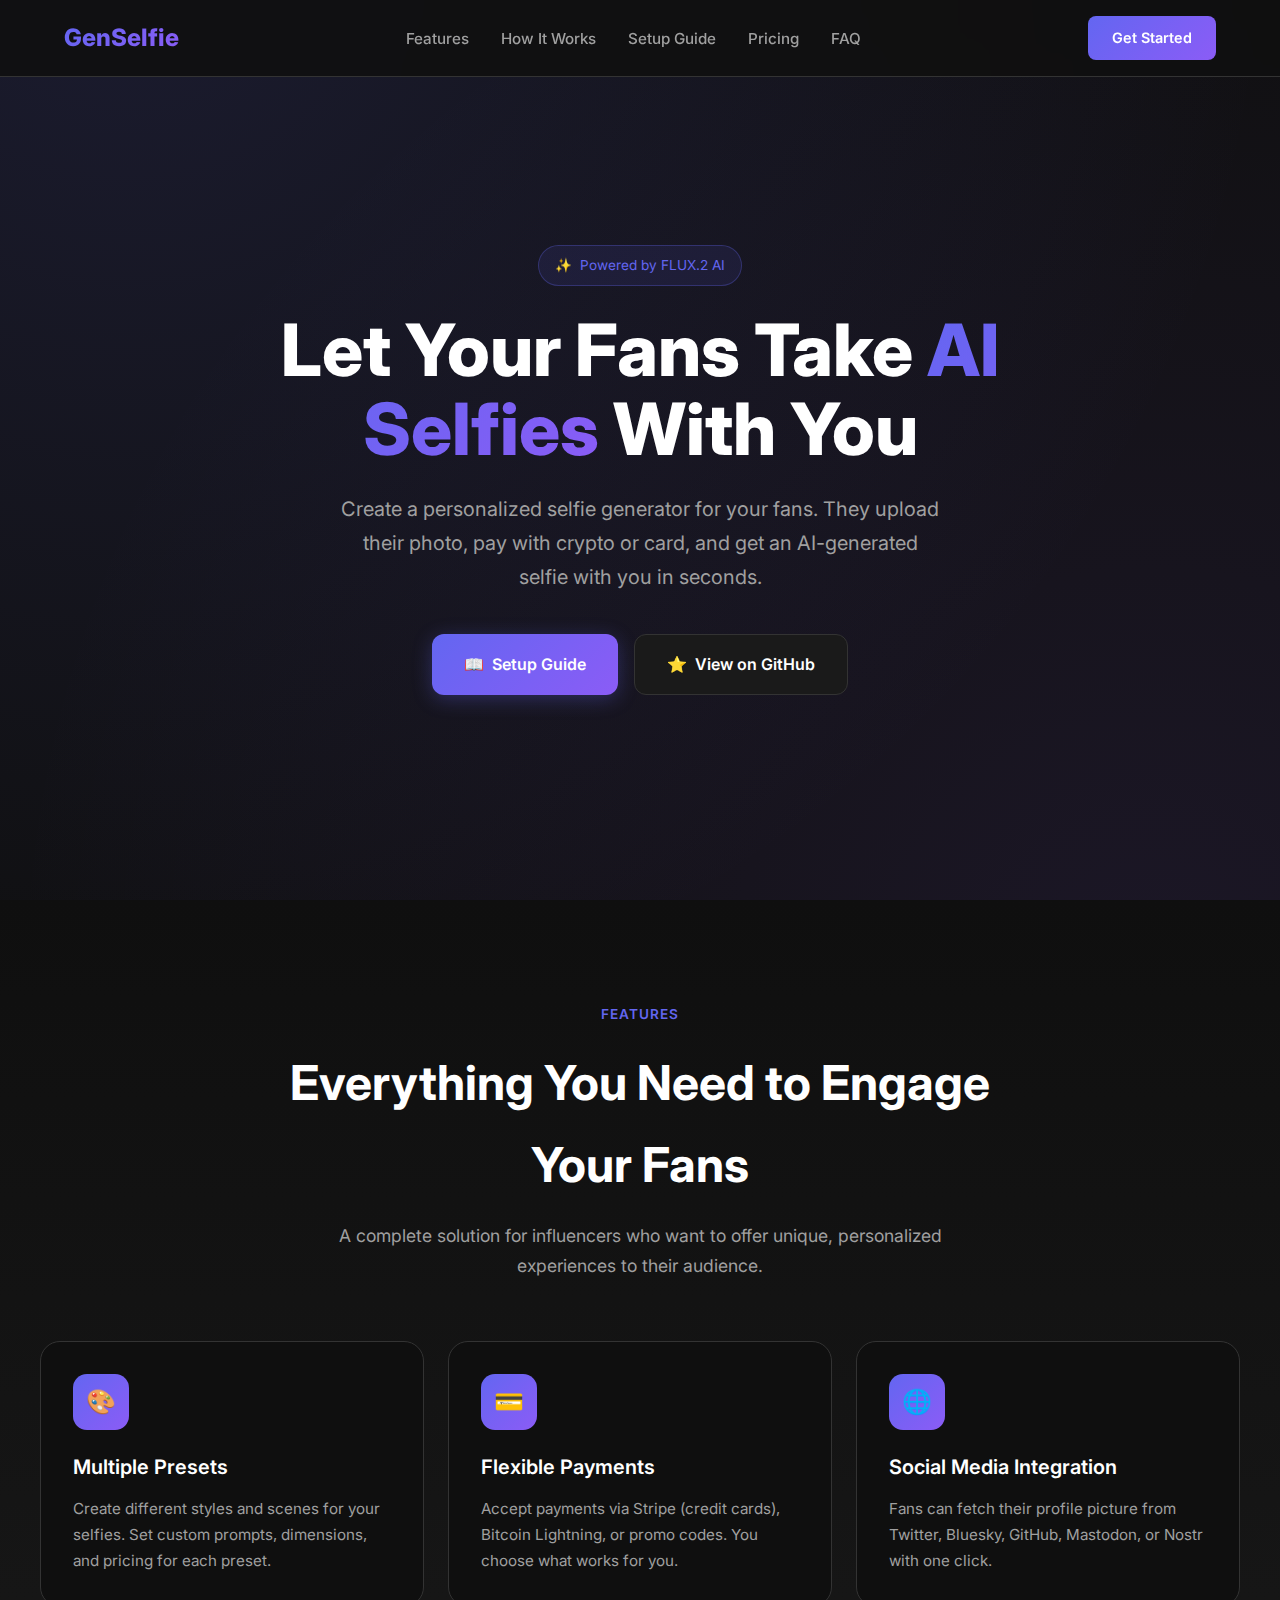
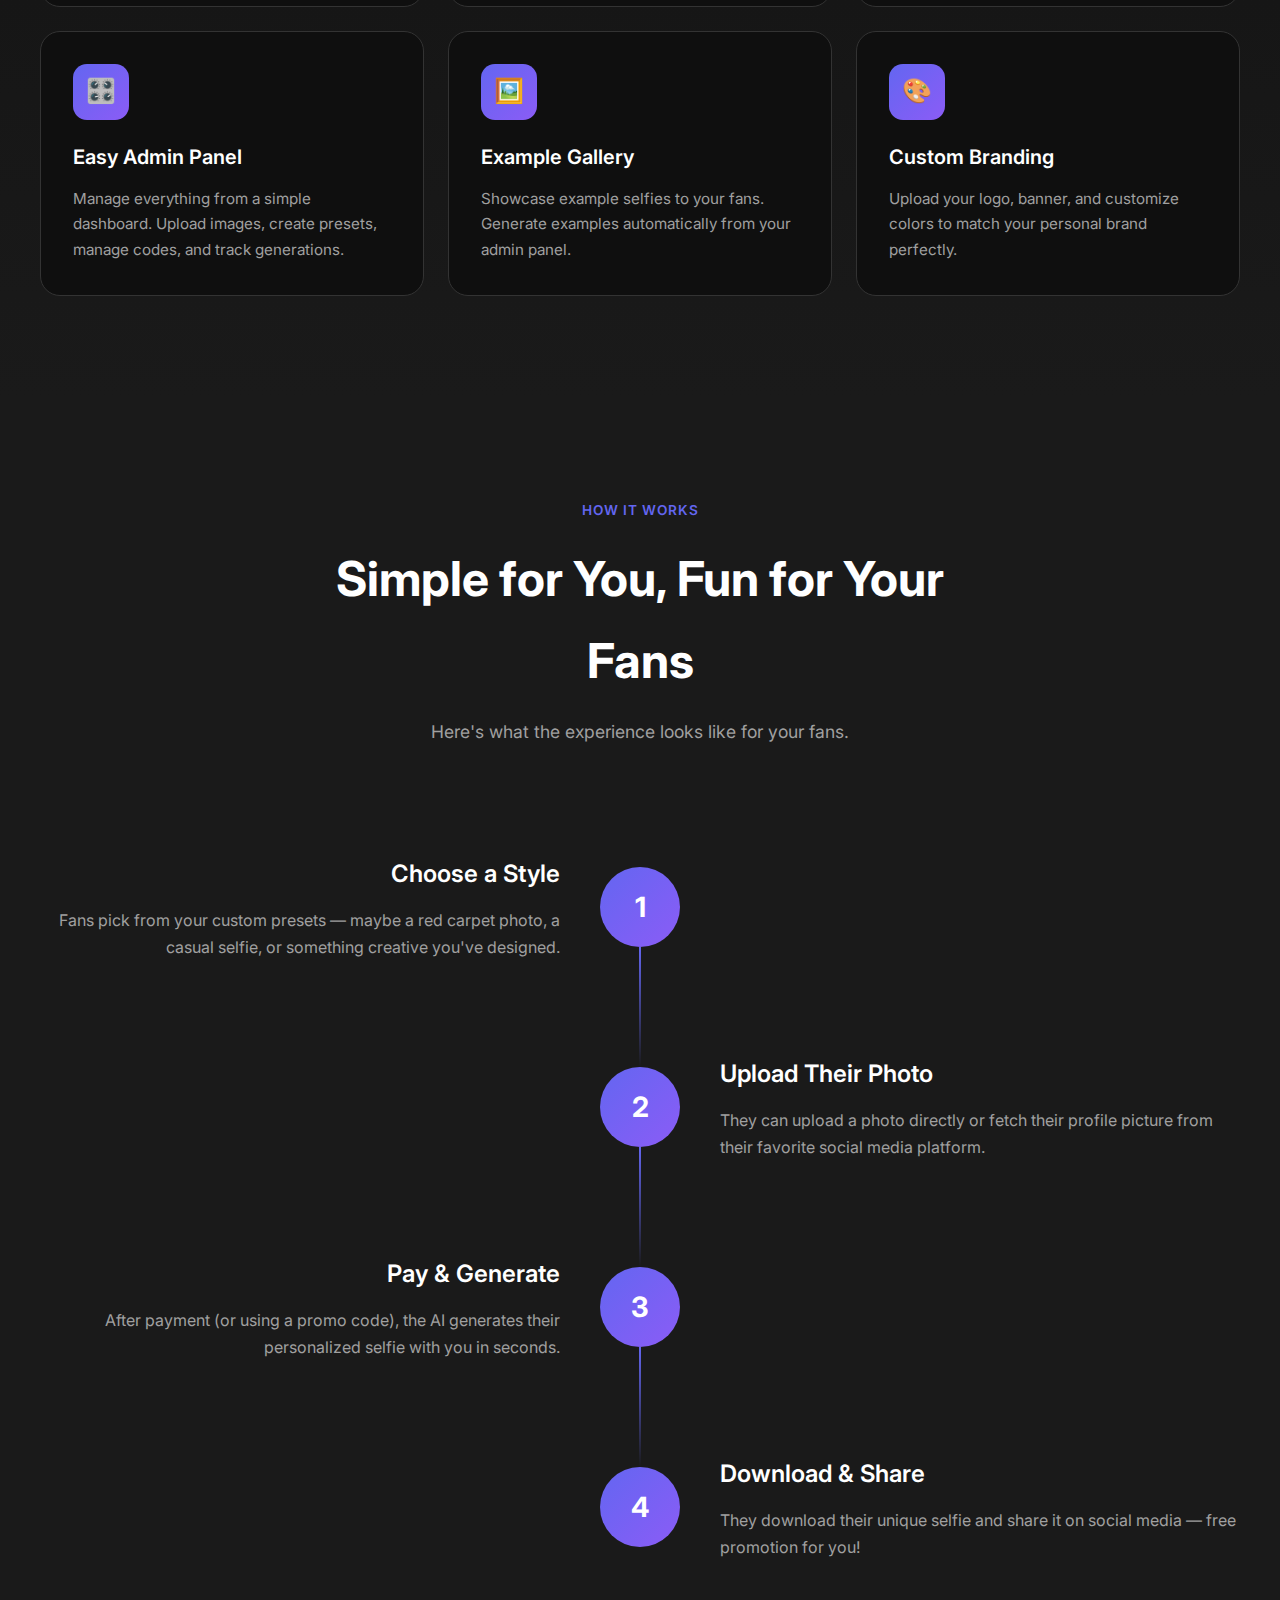
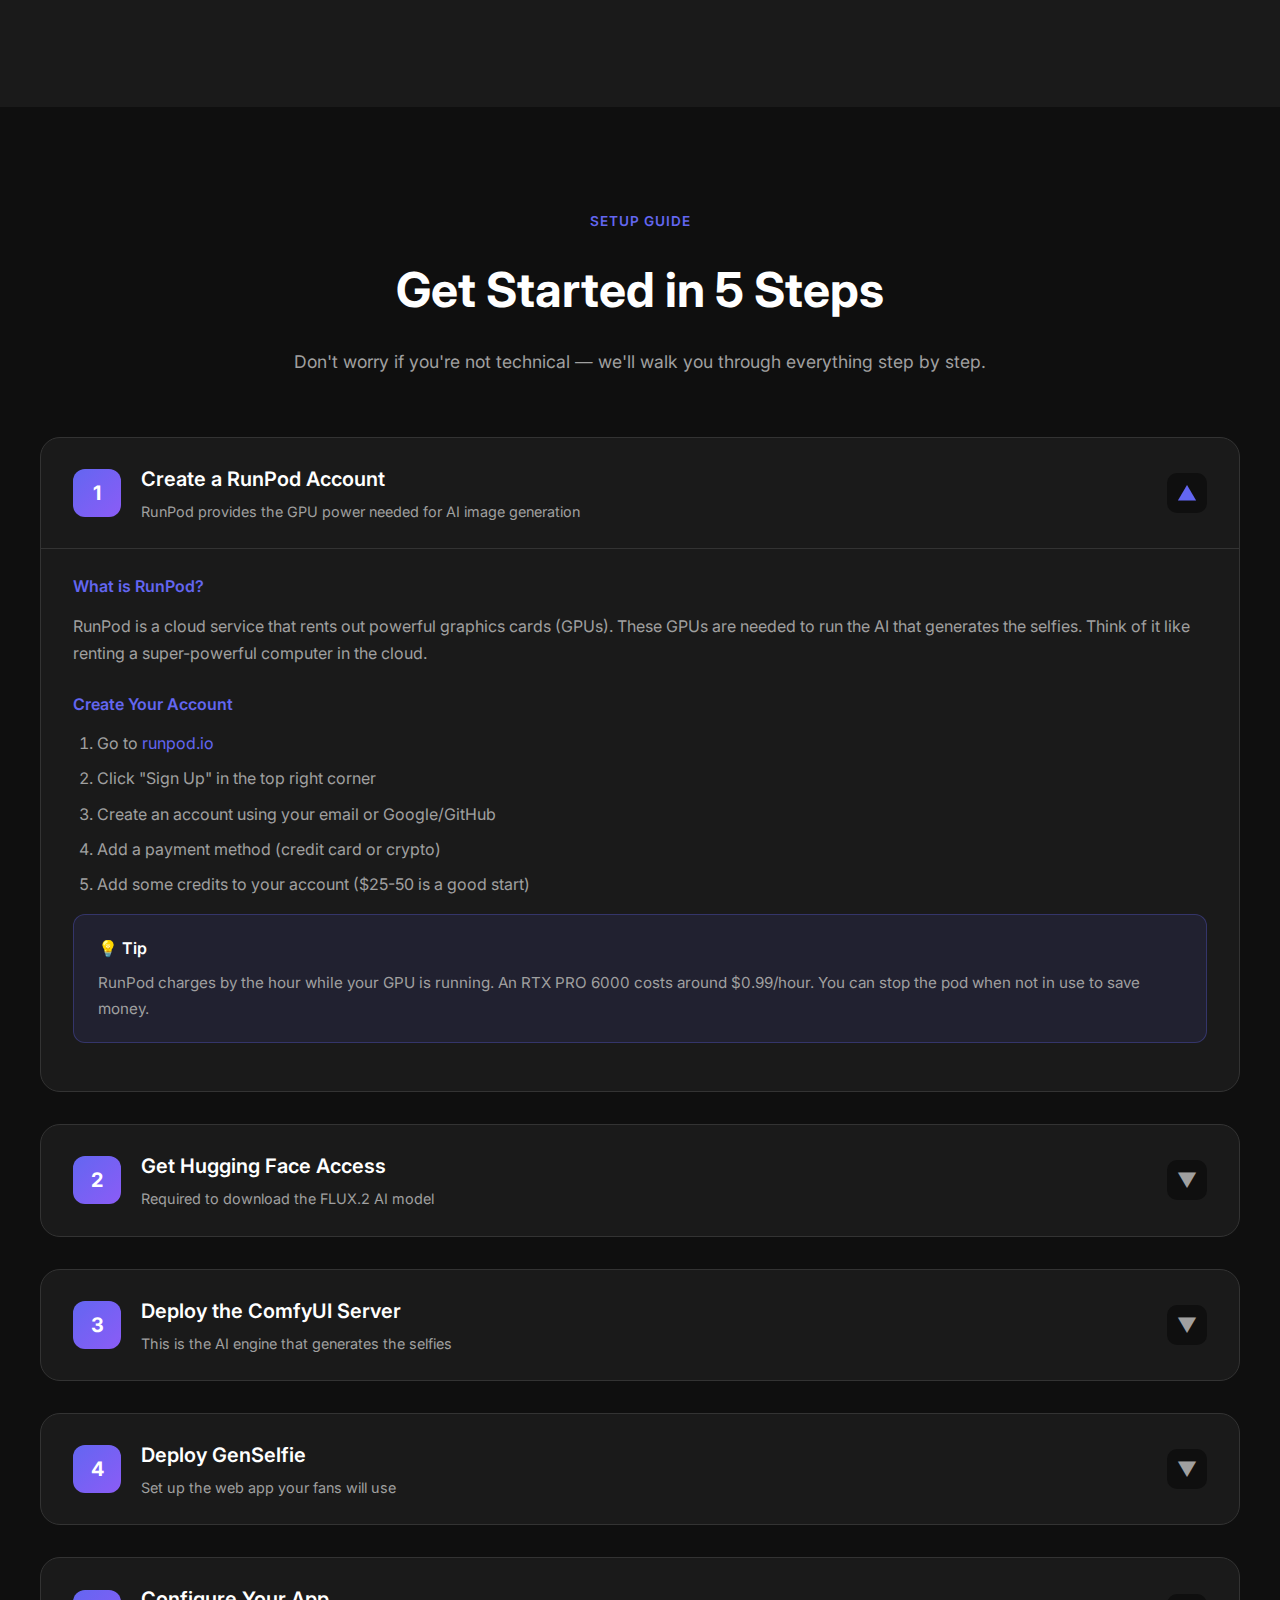
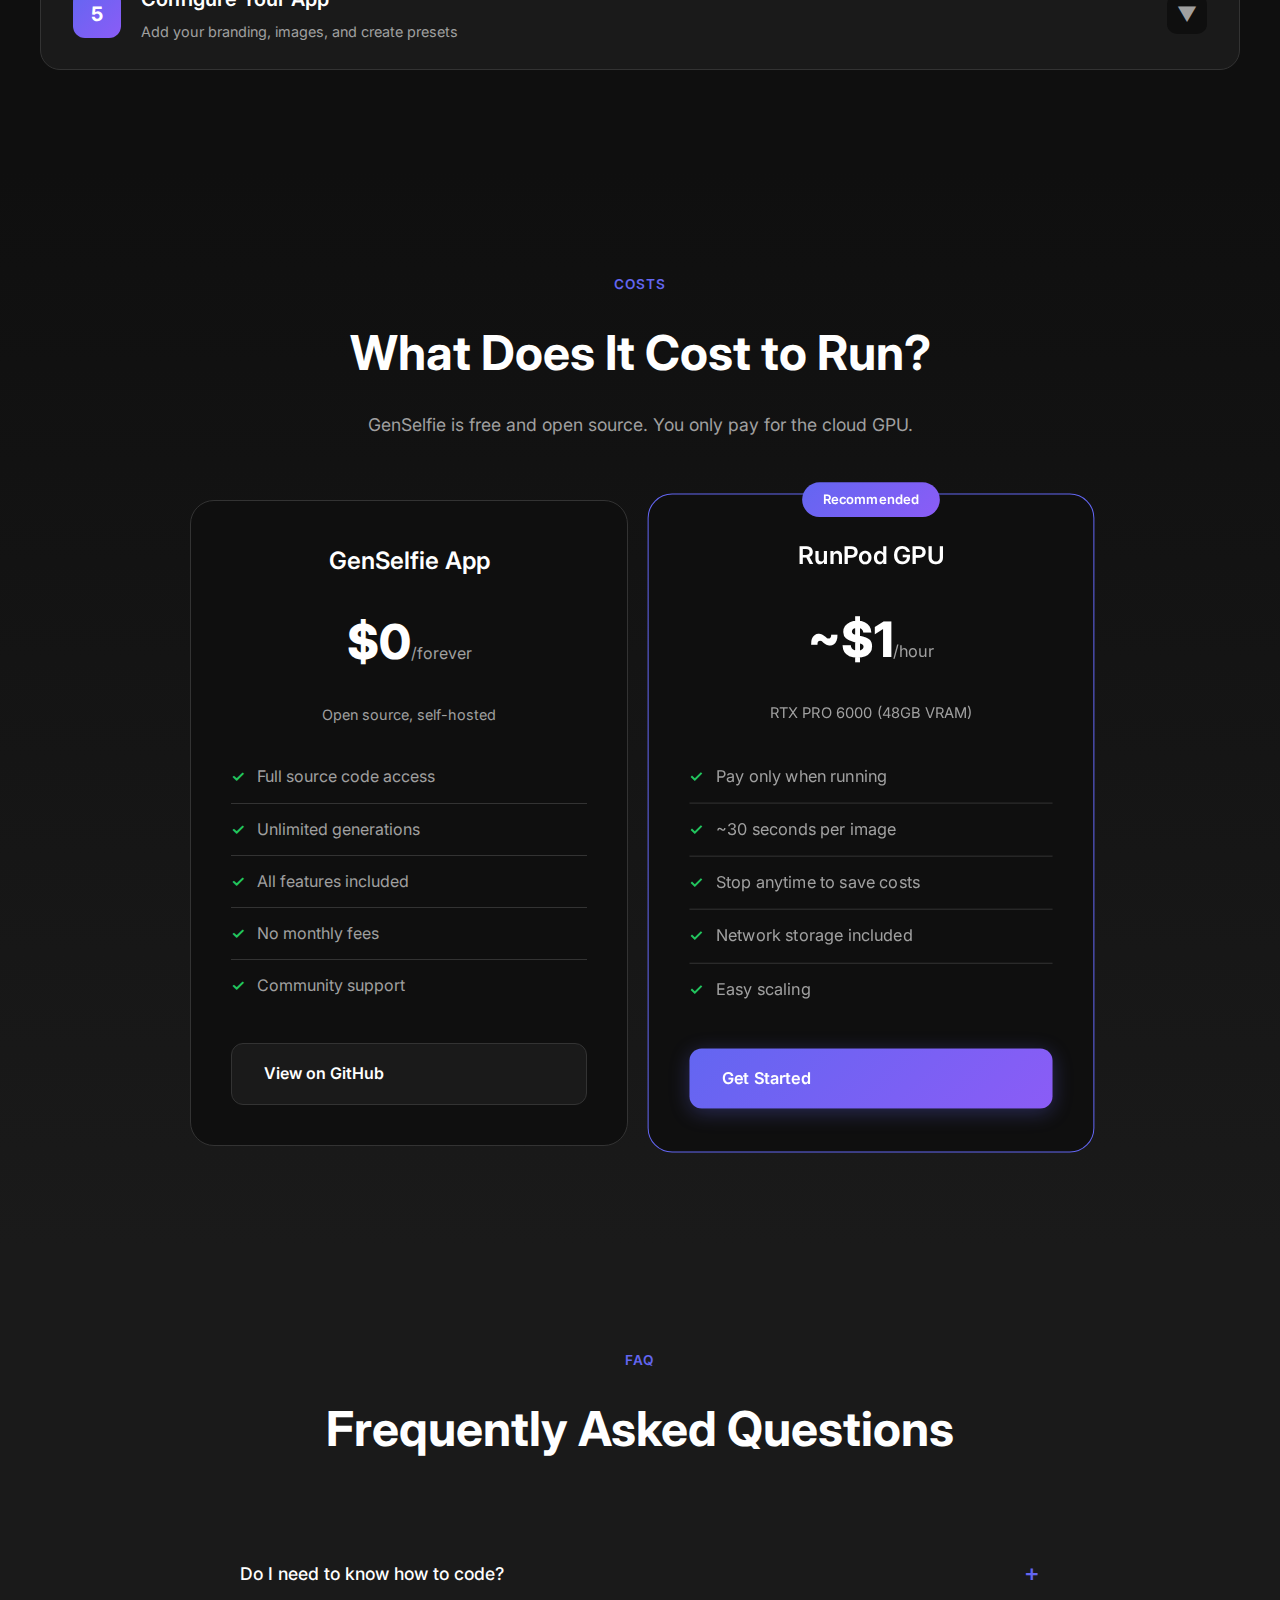
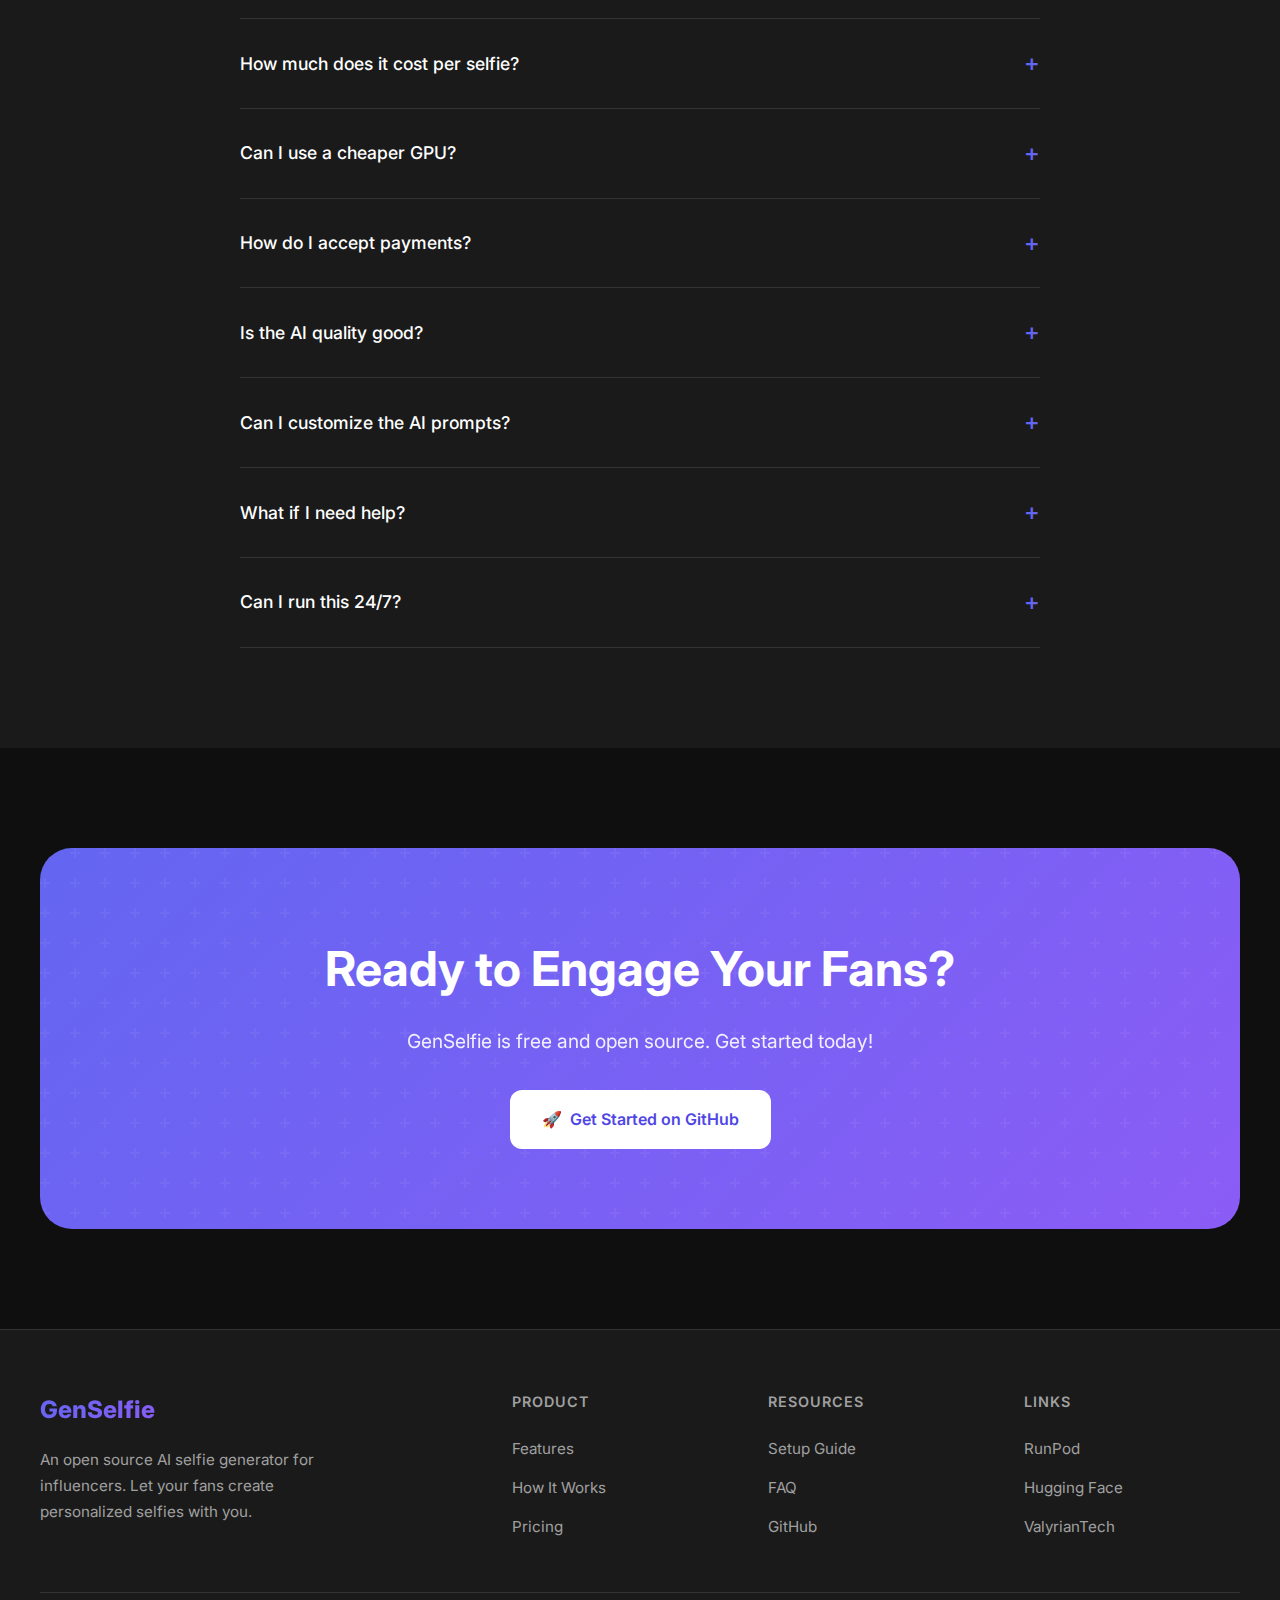
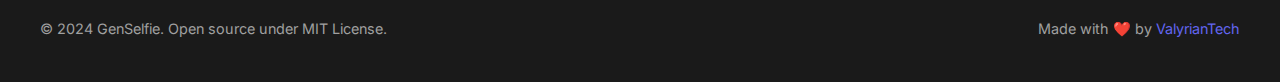
<file: docs/index.html>
<!DOCTYPE html>
<html lang="en">
<head>
    <meta charset="UTF-8">
    <meta name="viewport" content="width=device-width, initial-scale=1.0">
    <title>GenSelfie - AI Selfie Generator for Influencers</title>
    <meta name="description" content="Let your fans generate AI selfies with you. Easy to set up, multiple payment options, powered by FLUX.2 AI.">
    <meta name="keywords" content="AI selfie, influencer, fan engagement, AI photo generator, FLUX.2">
    <meta property="og:title" content="GenSelfie - AI Selfie Generator for Influencers">
    <meta property="og:description" content="Let your fans generate AI selfies with you. Easy to set up, multiple payment options.">
    <meta property="og:type" content="website">
    <link rel="preconnect" href="https://fonts.googleapis.com">
    <link rel="preconnect" href="https://fonts.gstatic.com" crossorigin>
    <link href="https://fonts.googleapis.com/css2?family=Inter:wght@400;500;600;700;800&display=swap" rel="stylesheet">
    <style>
        :root {
            --primary: #6366f1;
            --primary-dark: #4f46e5;
            --secondary: #8b5cf6;
            --accent: #f472b6;
            --bg-dark: #0f0f0f;
            --bg-card: #1a1a1a;
            --bg-card-hover: #222;
            --text: #ffffff;
            --text-muted: #a0a0a0;
            --text-dim: #666;
            --border: #333;
            --success: #22c55e;
            --warning: #f59e0b;
            --gradient: linear-gradient(135deg, var(--primary), var(--secondary));
        }

        * {
            margin: 0;
            padding: 0;
            box-sizing: border-box;
        }

        html {
            scroll-behavior: smooth;
        }

        body {
            font-family: 'Inter', -apple-system, BlinkMacSystemFont, 'Segoe UI', Roboto, sans-serif;
            background-color: var(--bg-dark);
            color: var(--text);
            line-height: 1.7;
            overflow-x: hidden;
        }

        /* Navigation */
        nav {
            position: fixed;
            top: 0;
            left: 0;
            right: 0;
            z-index: 1000;
            background: rgba(15, 15, 15, 0.9);
            backdrop-filter: blur(20px);
            border-bottom: 1px solid var(--border);
            padding: 16px 0;
        }

        .nav-container {
            max-width: 1200px;
            margin: 0 auto;
            padding: 0 24px;
            display: flex;
            justify-content: space-between;
            align-items: center;
        }

        .logo {
            font-size: 1.5rem;
            font-weight: 800;
            background: var(--gradient);
            -webkit-background-clip: text;
            -webkit-text-fill-color: transparent;
            background-clip: text;
            text-decoration: none;
        }

        .nav-links {
            display: flex;
            gap: 32px;
            list-style: none;
        }

        .nav-links a {
            color: var(--text-muted);
            text-decoration: none;
            font-size: 0.95rem;
            font-weight: 500;
            transition: color 0.2s;
        }

        .nav-links a:hover {
            color: var(--text);
        }

        .nav-cta {
            background: var(--gradient);
            color: white;
            padding: 10px 24px;
            border-radius: 8px;
            text-decoration: none;
            font-weight: 600;
            font-size: 0.9rem;
            transition: transform 0.2s, box-shadow 0.2s;
        }

        .nav-cta:hover {
            transform: translateY(-2px);
            box-shadow: 0 8px 20px rgba(99, 102, 241, 0.3);
        }

        .mobile-menu {
            display: none;
            background: none;
            border: none;
            color: var(--text);
            font-size: 1.5rem;
            cursor: pointer;
        }

        /* Hero Section */
        .hero {
            min-height: 100vh;
            display: flex;
            align-items: center;
            justify-content: center;
            text-align: center;
            padding: 120px 24px 80px;
            position: relative;
            overflow: hidden;
        }

        .hero::before {
            content: '';
            position: absolute;
            top: -50%;
            left: -50%;
            width: 200%;
            height: 200%;
            background: radial-gradient(circle at 30% 20%, rgba(99, 102, 241, 0.15) 0%, transparent 50%),
                        radial-gradient(circle at 70% 80%, rgba(139, 92, 246, 0.1) 0%, transparent 50%);
            animation: float 20s ease-in-out infinite;
        }

        @keyframes float {
            0%, 100% { transform: translate(0, 0) rotate(0deg); }
            50% { transform: translate(-20px, 20px) rotate(5deg); }
        }

        .hero-content {
            position: relative;
            z-index: 1;
            max-width: 900px;
        }

        .hero-badge {
            display: inline-flex;
            align-items: center;
            gap: 8px;
            background: rgba(99, 102, 241, 0.1);
            border: 1px solid rgba(99, 102, 241, 0.3);
            padding: 8px 16px;
            border-radius: 50px;
            font-size: 0.85rem;
            color: var(--primary);
            margin-bottom: 24px;
        }

        .hero-badge::before {
            content: '✨';
        }

        .hero h1 {
            font-size: clamp(2.5rem, 6vw, 4.5rem);
            font-weight: 800;
            line-height: 1.1;
            margin-bottom: 24px;
        }

        .hero h1 span {
            background: var(--gradient);
            -webkit-background-clip: text;
            -webkit-text-fill-color: transparent;
            background-clip: text;
        }

        .hero p {
            font-size: 1.25rem;
            color: var(--text-muted);
            max-width: 600px;
            margin: 0 auto 40px;
        }

        .hero-buttons {
            display: flex;
            gap: 16px;
            justify-content: center;
            flex-wrap: wrap;
        }

        .btn {
            display: inline-flex;
            align-items: center;
            gap: 8px;
            padding: 16px 32px;
            border-radius: 12px;
            font-size: 1rem;
            font-weight: 600;
            text-decoration: none;
            transition: all 0.2s;
            cursor: pointer;
            border: none;
        }

        .btn-primary {
            background: var(--gradient);
            color: white;
            box-shadow: 0 4px 20px rgba(99, 102, 241, 0.3);
        }

        .btn-primary:hover {
            transform: translateY(-3px);
            box-shadow: 0 8px 30px rgba(99, 102, 241, 0.4);
        }

        .btn-secondary {
            background: var(--bg-card);
            color: var(--text);
            border: 1px solid var(--border);
        }

        .btn-secondary:hover {
            background: var(--bg-card-hover);
            border-color: var(--primary);
        }

        /* Section Styles */
        section {
            padding: 100px 24px;
        }

        .container {
            max-width: 1200px;
            margin: 0 auto;
        }

        .section-header {
            text-align: center;
            max-width: 700px;
            margin: 0 auto 60px;
        }

        .section-label {
            display: inline-block;
            font-size: 0.85rem;
            font-weight: 600;
            color: var(--primary);
            text-transform: uppercase;
            letter-spacing: 1px;
            margin-bottom: 16px;
        }

        .section-header h2 {
            font-size: clamp(2rem, 4vw, 3rem);
            font-weight: 700;
            margin-bottom: 16px;
        }

        .section-header p {
            color: var(--text-muted);
            font-size: 1.1rem;
        }

        /* Features Section */
        #features {
            background: linear-gradient(180deg, var(--bg-dark) 0%, var(--bg-card) 100%);
        }

        .features-grid {
            display: grid;
            grid-template-columns: repeat(auto-fit, minmax(300px, 1fr));
            gap: 24px;
        }

        .feature-card {
            background: var(--bg-dark);
            border: 1px solid var(--border);
            border-radius: 20px;
            padding: 32px;
            transition: all 0.3s;
        }

        .feature-card:hover {
            border-color: var(--primary);
            transform: translateY(-4px);
            box-shadow: 0 20px 40px rgba(0, 0, 0, 0.3);
        }

        .feature-icon {
            width: 56px;
            height: 56px;
            background: var(--gradient);
            border-radius: 14px;
            display: flex;
            align-items: center;
            justify-content: center;
            font-size: 1.5rem;
            margin-bottom: 20px;
        }

        .feature-card h3 {
            font-size: 1.25rem;
            font-weight: 600;
            margin-bottom: 12px;
        }

        .feature-card p {
            color: var(--text-muted);
            font-size: 0.95rem;
        }

        /* How It Works */
        #how-it-works {
            background: var(--bg-card);
        }

        .steps {
            display: flex;
            flex-direction: column;
            gap: 0;
            position: relative;
        }

        .step {
            display: grid;
            grid-template-columns: 1fr 80px 1fr;
            gap: 40px;
            align-items: center;
            min-height: 200px;
        }

        .step:nth-child(odd) .step-content {
            text-align: right;
        }

        .step:nth-child(even) .step-content {
            grid-column: 3;
            text-align: left;
        }

        .step:nth-child(even) .step-number {
            grid-column: 2;
            grid-row: 1;
        }

        .step:nth-child(even)::before {
            content: '';
            grid-column: 1;
        }

        .step-number {
            width: 80px;
            height: 80px;
            background: var(--gradient);
            border-radius: 50%;
            display: flex;
            align-items: center;
            justify-content: center;
            font-size: 1.75rem;
            font-weight: 700;
            position: relative;
            z-index: 2;
        }

        .step:not(:last-child) .step-number::after {
            content: '';
            position: absolute;
            top: 80px;
            left: 50%;
            transform: translateX(-50%);
            width: 2px;
            height: 120px;
            background: linear-gradient(180deg, var(--primary), transparent);
        }

        .step-content h3 {
            font-size: 1.5rem;
            font-weight: 600;
            margin-bottom: 12px;
        }

        .step-content p {
            color: var(--text-muted);
            font-size: 1rem;
        }

        /* Setup Guide */
        #setup {
            background: var(--bg-dark);
        }

        .setup-steps {
            display: flex;
            flex-direction: column;
            gap: 32px;
        }

        .setup-step {
            background: var(--bg-card);
            border: 1px solid var(--border);
            border-radius: 20px;
            overflow: hidden;
        }

        .setup-step-header {
            display: flex;
            align-items: center;
            gap: 20px;
            padding: 24px 32px;
            cursor: pointer;
            transition: background 0.2s;
        }

        .setup-step-header:hover {
            background: var(--bg-card-hover);
        }

        .setup-step-number {
            width: 48px;
            height: 48px;
            background: var(--gradient);
            border-radius: 12px;
            display: flex;
            align-items: center;
            justify-content: center;
            font-size: 1.25rem;
            font-weight: 700;
            flex-shrink: 0;
        }

        .setup-step-title {
            flex: 1;
        }

        .setup-step-title h3 {
            font-size: 1.25rem;
            font-weight: 600;
            margin-bottom: 4px;
        }

        .setup-step-title p {
            color: var(--text-muted);
            font-size: 0.9rem;
        }

        .setup-step-toggle {
            width: 40px;
            height: 40px;
            background: var(--bg-dark);
            border-radius: 10px;
            display: flex;
            align-items: center;
            justify-content: center;
            font-size: 1.25rem;
            color: var(--text-muted);
            transition: all 0.3s;
        }

        .setup-step.active .setup-step-toggle {
            transform: rotate(180deg);
            color: var(--primary);
        }

        .setup-step-content {
            display: none;
            padding: 0 32px 32px;
            border-top: 1px solid var(--border);
        }

        .setup-step.active .setup-step-content {
            display: block;
        }

        .setup-step-content h4 {
            font-size: 1rem;
            font-weight: 600;
            margin: 24px 0 12px;
            color: var(--primary);
        }

        .setup-step-content h4:first-child {
            margin-top: 24px;
        }

        .setup-step-content p {
            color: var(--text-muted);
            margin-bottom: 16px;
        }

        .setup-step-content ul,
        .setup-step-content ol {
            color: var(--text-muted);
            margin-left: 24px;
            margin-bottom: 16px;
        }

        .setup-step-content li {
            margin-bottom: 8px;
        }

        .setup-step-content a {
            color: var(--primary);
            text-decoration: none;
        }

        .setup-step-content a:hover {
            text-decoration: underline;
        }

        .code-block {
            background: var(--bg-dark);
            border: 1px solid var(--border);
            border-radius: 12px;
            padding: 20px 24px;
            margin: 16px 0;
            overflow-x: auto;
            font-family: 'SF Mono', Monaco, 'Cascadia Code', monospace;
            font-size: 0.9rem;
            line-height: 1.6;
        }

        .code-block code {
            color: var(--text);
        }

        .code-comment {
            color: var(--text-dim);
        }

        .code-string {
            color: var(--success);
        }

        .code-keyword {
            color: var(--accent);
        }

        .info-box {
            background: rgba(99, 102, 241, 0.1);
            border: 1px solid rgba(99, 102, 241, 0.3);
            border-radius: 12px;
            padding: 20px 24px;
            margin: 16px 0;
        }

        .info-box.warning {
            background: rgba(245, 158, 11, 0.1);
            border-color: rgba(245, 158, 11, 0.3);
        }

        .info-box-title {
            display: flex;
            align-items: center;
            gap: 8px;
            font-weight: 600;
            margin-bottom: 8px;
        }

        .info-box p {
            margin: 0;
            font-size: 0.95rem;
        }

        /* Pricing */
        #pricing {
            background: linear-gradient(180deg, var(--bg-dark) 0%, var(--bg-card) 100%);
        }

        .pricing-cards {
            display: grid;
            grid-template-columns: repeat(auto-fit, minmax(300px, 1fr));
            gap: 24px;
            max-width: 900px;
            margin: 0 auto;
        }

        .pricing-card {
            background: var(--bg-dark);
            border: 1px solid var(--border);
            border-radius: 24px;
            padding: 40px;
            text-align: center;
            position: relative;
            transition: all 0.3s;
        }

        .pricing-card.featured {
            border-color: var(--primary);
            transform: scale(1.02);
        }

        .pricing-card.featured::before {
            content: 'Recommended';
            position: absolute;
            top: -12px;
            left: 50%;
            transform: translateX(-50%);
            background: var(--gradient);
            padding: 6px 20px;
            border-radius: 50px;
            font-size: 0.8rem;
            font-weight: 600;
        }

        .pricing-card:hover {
            border-color: var(--primary);
        }

        .pricing-card h3 {
            font-size: 1.5rem;
            font-weight: 600;
            margin-bottom: 8px;
        }

        .pricing-card .price {
            font-size: 3rem;
            font-weight: 800;
            margin: 20px 0;
        }

        .pricing-card .price span {
            font-size: 1rem;
            font-weight: 400;
            color: var(--text-muted);
        }

        .pricing-card .price-note {
            color: var(--text-muted);
            font-size: 0.9rem;
            margin-bottom: 24px;
        }

        .pricing-features {
            list-style: none;
            text-align: left;
            margin-bottom: 32px;
        }

        .pricing-features li {
            display: flex;
            align-items: center;
            gap: 12px;
            padding: 12px 0;
            border-bottom: 1px solid var(--border);
            color: var(--text-muted);
        }

        .pricing-features li:last-child {
            border-bottom: none;
        }

        .pricing-features li::before {
            content: '✓';
            color: var(--success);
            font-weight: 600;
        }

        /* FAQ */
        #faq {
            background: var(--bg-card);
        }

        .faq-list {
            max-width: 800px;
            margin: 0 auto;
        }

        .faq-item {
            border-bottom: 1px solid var(--border);
        }

        .faq-question {
            display: flex;
            justify-content: space-between;
            align-items: center;
            padding: 24px 0;
            cursor: pointer;
            font-size: 1.1rem;
            font-weight: 500;
        }

        .faq-question::after {
            content: '+';
            font-size: 1.5rem;
            color: var(--primary);
            transition: transform 0.3s;
        }

        .faq-item.active .faq-question::after {
            transform: rotate(45deg);
        }

        .faq-answer {
            display: none;
            padding-bottom: 24px;
            color: var(--text-muted);
        }

        .faq-item.active .faq-answer {
            display: block;
        }

        /* CTA Section */
        #cta {
            background: var(--bg-dark);
            text-align: center;
        }

        .cta-box {
            background: var(--gradient);
            border-radius: 32px;
            padding: 80px 40px;
            position: relative;
            overflow: hidden;
        }

        .cta-box::before {
            content: '';
            position: absolute;
            top: 0;
            left: 0;
            right: 0;
            bottom: 0;
            background: url("data:image/svg+xml,%3Csvg width='60' height='60' viewBox='0 0 60 60' xmlns='http://www.w3.org/2000/svg'%3E%3Cg fill='none' fill-rule='evenodd'%3E%3Cg fill='%23ffffff' fill-opacity='0.05'%3E%3Cpath d='M36 34v-4h-2v4h-4v2h4v4h2v-4h4v-2h-4zm0-30V0h-2v4h-4v2h4v4h2V6h4V4h-4zM6 34v-4H4v4H0v2h4v4h2v-4h4v-2H6zM6 4V0H4v4H0v2h4v4h2V6h4V4H6z'/%3E%3C/g%3E%3C/g%3E%3C/svg%3E");
        }

        .cta-box h2 {
            font-size: clamp(2rem, 4vw, 3rem);
            font-weight: 700;
            margin-bottom: 16px;
            position: relative;
        }

        .cta-box p {
            font-size: 1.2rem;
            opacity: 0.9;
            margin-bottom: 32px;
            position: relative;
        }

        .cta-box .btn {
            position: relative;
            background: white;
            color: var(--primary-dark);
        }

        .cta-box .btn:hover {
            transform: translateY(-3px);
            box-shadow: 0 10px 30px rgba(0, 0, 0, 0.3);
        }

        /* Footer */
        footer {
            background: var(--bg-card);
            border-top: 1px solid var(--border);
            padding: 60px 24px 40px;
        }

        .footer-content {
            max-width: 1200px;
            margin: 0 auto;
            display: grid;
            grid-template-columns: 2fr 1fr 1fr 1fr;
            gap: 40px;
        }

        .footer-brand .logo {
            display: inline-block;
            margin-bottom: 16px;
        }

        .footer-brand p {
            color: var(--text-muted);
            font-size: 0.95rem;
            max-width: 300px;
        }

        .footer-links h4 {
            font-size: 0.9rem;
            font-weight: 600;
            text-transform: uppercase;
            letter-spacing: 1px;
            margin-bottom: 20px;
            color: var(--text-muted);
        }

        .footer-links ul {
            list-style: none;
        }

        .footer-links li {
            margin-bottom: 12px;
        }

        .footer-links a {
            color: var(--text-muted);
            text-decoration: none;
            font-size: 0.95rem;
            transition: color 0.2s;
        }

        .footer-links a:hover {
            color: var(--text);
        }

        .footer-bottom {
            max-width: 1200px;
            margin: 40px auto 0;
            padding-top: 24px;
            border-top: 1px solid var(--border);
            display: flex;
            justify-content: space-between;
            align-items: center;
            color: var(--text-muted);
            font-size: 0.9rem;
        }

        .footer-bottom a {
            color: var(--primary);
            text-decoration: none;
        }

        /* Responsive */
        @media (max-width: 1024px) {
            .step {
                grid-template-columns: 60px 1fr;
                gap: 24px;
            }

            .step .step-content,
            .step:nth-child(even) .step-content {
                grid-column: 2;
                text-align: left;
            }

            .step .step-number,
            .step:nth-child(even) .step-number {
                grid-column: 1;
            }

            .step:nth-child(even)::before {
                display: none;
            }

            .step-number {
                width: 60px;
                height: 60px;
                font-size: 1.25rem;
            }

            .step:not(:last-child) .step-number::after {
                height: 100px;
            }
        }

        @media (max-width: 768px) {
            .nav-links {
                display: none;
            }

            .mobile-menu {
                display: block;
            }

            .hero {
                padding: 100px 20px 60px;
            }

            section {
                padding: 60px 20px;
            }

            .footer-content {
                grid-template-columns: 1fr 1fr;
            }

            .footer-brand {
                grid-column: 1 / -1;
            }

            .footer-bottom {
                flex-direction: column;
                gap: 16px;
                text-align: center;
            }

            .setup-step-header {
                padding: 20px;
            }

            .setup-step-content {
                padding: 0 20px 24px;
            }

            .pricing-card.featured {
                transform: none;
            }
        }

        @media (max-width: 480px) {
            .hero-buttons {
                flex-direction: column;
                width: 100%;
            }

            .btn {
                width: 100%;
                justify-content: center;
            }

            .footer-content {
                grid-template-columns: 1fr;
            }

            .cta-box {
                padding: 50px 24px;
            }
        }
    </style>
</head>
<body>
    <!-- Navigation -->
    <nav>
        <div class="nav-container">
            <a href="#" class="logo">GenSelfie</a>
            <ul class="nav-links">
                <li><a href="#features">Features</a></li>
                <li><a href="#how-it-works">How It Works</a></li>
                <li><a href="#setup">Setup Guide</a></li>
                <li><a href="#pricing">Pricing</a></li>
                <li><a href="#faq">FAQ</a></li>
            </ul>
            <a href="https://github.com/valyriantech/GenSelfie" target="_blank" class="nav-cta">Get Started</a>
            <button class="mobile-menu" onclick="toggleMobileMenu()">☰</button>
        </div>
    </nav>

    <!-- Hero Section -->
    <section class="hero">
        <div class="hero-content">
            <div class="hero-badge">Powered by FLUX.2 AI</div>
            <h1>Let Your Fans Take <span>AI Selfies</span> With You</h1>
            <p>Create a personalized selfie generator for your fans. They upload their photo, pay with crypto or card, and get an AI-generated selfie with you in seconds.</p>
            <div class="hero-buttons">
                <a href="#setup" class="btn btn-primary">
                    <span>📖</span> Setup Guide
                </a>
                <a href="https://github.com/valyriantech/GenSelfie" target="_blank" class="btn btn-secondary">
                    <span>⭐</span> View on GitHub
                </a>
            </div>
        </div>
    </section>

    <!-- Features Section -->
    <section id="features">
        <div class="container">
            <div class="section-header">
                <span class="section-label">Features</span>
                <h2>Everything You Need to Engage Your Fans</h2>
                <p>A complete solution for influencers who want to offer unique, personalized experiences to their audience.</p>
            </div>
            <div class="features-grid">
                <div class="feature-card">
                    <div class="feature-icon">🎨</div>
                    <h3>Multiple Presets</h3>
                    <p>Create different styles and scenes for your selfies. Set custom prompts, dimensions, and pricing for each preset.</p>
                </div>
                <div class="feature-card">
                    <div class="feature-icon">💳</div>
                    <h3>Flexible Payments</h3>
                    <p>Accept payments via Stripe (credit cards), Bitcoin Lightning, or promo codes. You choose what works for you.</p>
                </div>
                <div class="feature-card">
                    <div class="feature-icon">🌐</div>
                    <h3>Social Media Integration</h3>
                    <p>Fans can fetch their profile picture from Twitter, Bluesky, GitHub, Mastodon, or Nostr with one click.</p>
                </div>
                <div class="feature-card">
                    <div class="feature-icon">🎛️</div>
                    <h3>Easy Admin Panel</h3>
                    <p>Manage everything from a simple dashboard. Upload images, create presets, manage codes, and track generations.</p>
                </div>
                <div class="feature-card">
                    <div class="feature-icon">🖼️</div>
                    <h3>Example Gallery</h3>
                    <p>Showcase example selfies to your fans. Generate examples automatically from your admin panel.</p>
                </div>
                <div class="feature-card">
                    <div class="feature-icon">🎨</div>
                    <h3>Custom Branding</h3>
                    <p>Upload your logo, banner, and customize colors to match your personal brand perfectly.</p>
                </div>
            </div>
        </div>
    </section>

    <!-- How It Works -->
    <section id="how-it-works">
        <div class="container">
            <div class="section-header">
                <span class="section-label">How It Works</span>
                <h2>Simple for You, Fun for Your Fans</h2>
                <p>Here's what the experience looks like for your fans.</p>
            </div>
            <div class="steps">
                <div class="step">
                    <div class="step-content">
                        <h3>Choose a Style</h3>
                        <p>Fans pick from your custom presets — maybe a red carpet photo, a casual selfie, or something creative you've designed.</p>
                    </div>
                    <div class="step-number">1</div>
                </div>
                <div class="step">
                    <div class="step-number">2</div>
                    <div class="step-content">
                        <h3>Upload Their Photo</h3>
                        <p>They can upload a photo directly or fetch their profile picture from their favorite social media platform.</p>
                    </div>
                </div>
                <div class="step">
                    <div class="step-content">
                        <h3>Pay & Generate</h3>
                        <p>After payment (or using a promo code), the AI generates their personalized selfie with you in seconds.</p>
                    </div>
                    <div class="step-number">3</div>
                </div>
                <div class="step">
                    <div class="step-number">4</div>
                    <div class="step-content">
                        <h3>Download & Share</h3>
                        <p>They download their unique selfie and share it on social media — free promotion for you!</p>
                    </div>
                </div>
            </div>
        </div>
    </section>

    <!-- Setup Guide -->
    <section id="setup">
        <div class="container">
            <div class="section-header">
                <span class="section-label">Setup Guide</span>
                <h2>Get Started in 5 Steps</h2>
                <p>Don't worry if you're not technical — we'll walk you through everything step by step.</p>
            </div>
            <div class="setup-steps">
                <!-- Step 1: RunPod Account -->
                <div class="setup-step active">
                    <div class="setup-step-header" onclick="toggleStep(this)">
                        <div class="setup-step-number">1</div>
                        <div class="setup-step-title">
                            <h3>Create a RunPod Account</h3>
                            <p>RunPod provides the GPU power needed for AI image generation</p>
                        </div>
                        <div class="setup-step-toggle">▼</div>
                    </div>
                    <div class="setup-step-content">
                        <h4>What is RunPod?</h4>
                        <p>RunPod is a cloud service that rents out powerful graphics cards (GPUs). These GPUs are needed to run the AI that generates the selfies. Think of it like renting a super-powerful computer in the cloud.</p>
                        
                        <h4>Create Your Account</h4>
                        <ol>
                            <li>Go to <a href="https://runpod.io?ref=2vdt3dn9" target="_blank">runpod.io</a></li>
                            <li>Click "Sign Up" in the top right corner</li>
                            <li>Create an account using your email or Google/GitHub</li>
                            <li>Add a payment method (credit card or crypto)</li>
                            <li>Add some credits to your account ($25-50 is a good start)</li>
                        </ol>

                        <div class="info-box">
                            <div class="info-box-title">💡 Tip</div>
                            <p>RunPod charges by the hour while your GPU is running. An RTX PRO 6000 costs around $0.99/hour. You can stop the pod when not in use to save money.</p>
                        </div>
                    </div>
                </div>

                <!-- Step 2: Hugging Face -->
                <div class="setup-step">
                    <div class="setup-step-header" onclick="toggleStep(this)">
                        <div class="setup-step-number">2</div>
                        <div class="setup-step-title">
                            <h3>Get Hugging Face Access</h3>
                            <p>Required to download the FLUX.2 AI model</p>
                        </div>
                        <div class="setup-step-toggle">▼</div>
                    </div>
                    <div class="setup-step-content">
                        <h4>What is Hugging Face?</h4>
                        <p>Hugging Face is like a library for AI models. The FLUX.2 model we use is hosted there, and you need an account to download it.</p>
                        
                        <h4>Get Access to FLUX.2</h4>
                        <ol>
                            <li>Go to <a href="https://huggingface.co" target="_blank">huggingface.co</a> and create a free account</li>
                            <li>Visit the <a href="https://huggingface.co/black-forest-labs/FLUX.2-dev" target="_blank">FLUX.2-dev model page</a></li>
                            <li>Click "Agree and access repository" to request access</li>
                            <li>Wait for approval (usually instant, but can take a few hours)</li>
                        </ol>

                        <h4>Create an Access Token</h4>
                        <ol>
                            <li>Go to <a href="https://huggingface.co/settings/tokens" target="_blank">Hugging Face Settings → Tokens</a></li>
                            <li>Click "New token"</li>
                            <li>Give it a name like "GenSelfie"</li>
                            <li>Select "Read" access</li>
                            <li>Click "Generate token"</li>
                            <li><strong>Copy and save this token</strong> — you'll need it in the next step!</li>
                        </ol>

                        <div class="info-box warning">
                            <div class="info-box-title">⚠️ Important</div>
                            <p>Keep your token secret! Anyone with this token can access your Hugging Face account. Never share it publicly.</p>
                        </div>
                    </div>
                </div>

                <!-- Step 3: Deploy ComfyUI -->
                <div class="setup-step">
                    <div class="setup-step-header" onclick="toggleStep(this)">
                        <div class="setup-step-number">3</div>
                        <div class="setup-step-title">
                            <h3>Deploy the ComfyUI Server</h3>
                            <p>This is the AI engine that generates the selfies</p>
                        </div>
                        <div class="setup-step-toggle">▼</div>
                    </div>
                    <div class="setup-step-content">
                        <h4>What is ComfyUI?</h4>
                        <p>ComfyUI is the software that runs the AI model. We've prepared a special version that's ready to use with GenSelfie.</p>
                        
                        <h4>Deploy on RunPod</h4>
                        <ol>
                            <li>Click this link to deploy: <a href="https://console.runpod.io/deploy?template=rzg5z3pls5&ref=2vdt3dn9" target="_blank">Deploy ComfyUI on RunPod</a></li>
                            <li>Select an <strong>RTX PRO 6000</strong> GPU (or equivalent with 48GB+ VRAM)</li>
                            <li>Under "Environment Variables", add your Hugging Face token:
                                <div class="code-block">
                                    <code><span class="code-keyword">HF_TOKEN</span>=<span class="code-string">your_token_here</span></code>
                                </div>
                            </li>
                            <li>Click "Deploy" and wait for the pod to start (this takes a few minutes)</li>
                        </ol>

                        <h4>Download the FLUX.2 Models</h4>
                        <ol>
                            <li>Once the pod is running, click "Connect" → "Web Terminal"</li>
                            <li>In the terminal, run this command:
                                <div class="code-block">
                                    <code>bash /download_Flux2.sh</code>
                                </div>
                            </li>
                            <li>Wait for the download to complete (this can take 10-20 minutes)</li>
                        </ol>

                        <h4>Get Your ComfyUI URL</h4>
                        <ol>
                            <li>In RunPod, click "Connect" on your pod</li>
                            <li>Look for "TCP Port Mappings" (NOT the proxy URL)</li>
                            <li>Find the port mapped to <strong>8080</strong></li>
                            <li>Copy the full address (looks like: <code>123.45.67.89:12345</code>)</li>
                            <li>Save this — you'll need it for GenSelfie!</li>
                        </ol>

                        <div class="info-box">
                            <div class="info-box-title">💡 Why RTX PRO 6000?</div>
                            <p>FLUX.2 requires a lot of GPU memory (VRAM). The RTX PRO 6000 has 48GB, which is enough to run the model smoothly. Smaller GPUs may not work.</p>
                        </div>
                    </div>
                </div>

                <!-- Step 4: Deploy GenSelfie -->
                <div class="setup-step">
                    <div class="setup-step-header" onclick="toggleStep(this)">
                        <div class="setup-step-number">4</div>
                        <div class="setup-step-title">
                            <h3>Deploy GenSelfie</h3>
                            <p>Set up the web app your fans will use</p>
                        </div>
                        <div class="setup-step-toggle">▼</div>
                    </div>
                    <div class="setup-step-content">
                        <h4>Option A: Deploy on RunPod (Easiest)</h4>
                        <p>You can run GenSelfie on the same RunPod account, on a cheaper CPU-only pod.</p>
                        <ol>
                            <li>In RunPod, go to "Pods" → "Deploy"</li>
                            <li>Search for "GenSelfie" template, or use the Docker image:
                                <div class="code-block">
                                    <code>valyriantech/genselfie:latest</code>
                                </div>
                            </li>
                            <li>Select a cheap CPU pod (no GPU needed for the web app)</li>
                            <li>Add environment variables:
                                <div class="code-block">
                                    <code><span class="code-keyword">COMFYUI_URL</span>=<span class="code-string">http://your-comfyui-ip:port</span></code>
                                </div>
                            </li>
                            <li>Deploy and wait for it to start</li>
                        </ol>

                        <h4>Option B: Run Locally or on Any Server</h4>
                        <ol>
                            <li>Make sure you have Python 3.12+ installed</li>
                            <li>Clone the repository:
                                <div class="code-block">
                                    <code>git clone https://github.com/valyriantech/GenSelfie.git<br>cd GenSelfie</code>
                                </div>
                            </li>
                            <li>Install dependencies:
                                <div class="code-block">
                                    <code>pip install -r requirements.txt</code>
                                </div>
                            </li>
                            <li>Create your configuration:
                                <div class="code-block">
                                    <code>cp .env.example .env</code>
                                </div>
                            </li>
                            <li>Edit <code>.env</code> and add your ComfyUI URL</li>
                            <li>Run the app:
                                <div class="code-block">
                                    <code>python main.py</code>
                                </div>
                            </li>
                        </ol>

                        <h4>First Login</h4>
                        <p>When you first run GenSelfie, it automatically generates an admin password. Check the console output or your <code>.env</code> file for the password.</p>
                        <ol>
                            <li>Open your GenSelfie URL in a browser</li>
                            <li>Go to <code>/admin</code></li>
                            <li>Enter the generated password</li>
                        </ol>
                    </div>
                </div>

                <!-- Step 5: Configure -->
                <div class="setup-step">
                    <div class="setup-step-header" onclick="toggleStep(this)">
                        <div class="setup-step-number">5</div>
                        <div class="setup-step-title">
                            <h3>Configure Your App</h3>
                            <p>Add your branding, images, and create presets</p>
                        </div>
                        <div class="setup-step-toggle">▼</div>
                    </div>
                    <div class="setup-step-content">
                        <h4>Set Up Your Branding</h4>
                        <ol>
                            <li>In the admin panel, go to "App Settings"</li>
                            <li>Enter your app name and tagline</li>
                            <li>Choose your brand colors</li>
                            <li>Upload your logo and banner image</li>
                            <li>Click "Save Settings"</li>
                        </ol>

                        <h4>Add Your Reference Images</h4>
                        <p>These are photos of you that the AI will use to generate selfies.</p>
                        <ol>
                            <li>Go to "Influencer Reference Images"</li>
                            <li>Upload 1-5 high-quality photos of yourself</li>
                            <li>Use clear, well-lit photos with your face visible</li>
                        </ol>

                        <div class="info-box">
                            <div class="info-box-title">📸 Photo Tips</div>
                            <p>Use photos with good lighting, clear facial features, and minimal background distractions. The AI works best with high-quality source images.</p>
                        </div>

                        <h4>Create Your First Preset</h4>
                        <ol>
                            <li>Go to "Generation Presets"</li>
                            <li>Click "Create New Preset"</li>
                            <li>Enter a name (e.g., "Red Carpet Selfie")</li>
                            <li>Select which reference image to use</li>
                            <li>Set the dimensions (1024x1024 is a good default)</li>
                            <li>Write a prompt describing the scene</li>
                            <li>Set your price (in cents, so $5 = 500)</li>
                            <li>Click "Create Preset"</li>
                        </ol>

                        <h4>Set Up Payments (Optional)</h4>
                        <p>You can enable promo codes, Stripe (credit cards), or Lightning (Bitcoin).</p>
                        <ul>
                            <li><strong>Promo Codes:</strong> Enabled by default. Create codes in the admin panel.</li>
                            <li><strong>Stripe:</strong> Add your Stripe API keys to <code>.env</code></li>
                            <li><strong>Lightning:</strong> Add your LNbits URL and API key to <code>.env</code></li>
                        </ul>

                        <h4>Generate Example Images</h4>
                        <ol>
                            <li>Upload some example input images (celebrity photos work great)</li>
                            <li>Select a preset and click "Generate All Examples"</li>
                            <li>Wait for the AI to generate examples</li>
                            <li>These will appear in the gallery on your fan page</li>
                        </ol>

                        <div class="info-box">
                            <div class="info-box-title">🎉 You're Done!</div>
                            <p>Share your GenSelfie URL with your fans and start generating selfies! Consider creating a promo code for your first few fans to test it out.</p>
                        </div>
                    </div>
                </div>
            </div>
        </div>
    </section>

    <!-- Pricing -->
    <section id="pricing">
        <div class="container">
            <div class="section-header">
                <span class="section-label">Costs</span>
                <h2>What Does It Cost to Run?</h2>
                <p>GenSelfie is free and open source. You only pay for the cloud GPU.</p>
            </div>
            <div class="pricing-cards">
                <div class="pricing-card">
                    <h3>GenSelfie App</h3>
                    <div class="price">$0<span>/forever</span></div>
                    <p class="price-note">Open source, self-hosted</p>
                    <ul class="pricing-features">
                        <li>Full source code access</li>
                        <li>Unlimited generations</li>
                        <li>All features included</li>
                        <li>No monthly fees</li>
                        <li>Community support</li>
                    </ul>
                    <a href="https://github.com/valyriantech/GenSelfie" target="_blank" class="btn btn-secondary" style="width: 100%;">View on GitHub</a>
                </div>
                <div class="pricing-card featured">
                    <h3>RunPod GPU</h3>
                    <div class="price">~$1<span>/hour</span></div>
                    <p class="price-note">RTX PRO 6000 (48GB VRAM)</p>
                    <ul class="pricing-features">
                        <li>Pay only when running</li>
                        <li>~30 seconds per image</li>
                        <li>Stop anytime to save costs</li>
                        <li>Network storage included</li>
                        <li>Easy scaling</li>
                    </ul>
                    <a href="https://runpod.io?ref=2vdt3dn9" target="_blank" class="btn btn-primary" style="width: 100%;">Get Started</a>
                </div>
            </div>
        </div>
    </section>

    <!-- FAQ -->
    <section id="faq">
        <div class="container">
            <div class="section-header">
                <span class="section-label">FAQ</span>
                <h2>Frequently Asked Questions</h2>
            </div>
            <div class="faq-list">
                <div class="faq-item">
                    <div class="faq-question" onclick="toggleFaq(this)">Do I need to know how to code?</div>
                    <div class="faq-answer">No! While GenSelfie is a technical product, we've designed the setup process to be as simple as possible. If you can follow step-by-step instructions and click buttons, you can set this up. The admin panel is completely visual — no coding required.</div>
                </div>
                <div class="faq-item">
                    <div class="faq-question" onclick="toggleFaq(this)">How much does it cost per selfie?</div>
                    <div class="faq-answer">With an RTX PRO 6000 at ~$1/hour and each image taking about 30 seconds, each selfie costs roughly $0.01-0.02 in GPU time. You set your own prices for fans — most creators charge $1-10 per selfie.</div>
                </div>
                <div class="faq-item">
                    <div class="faq-question" onclick="toggleFaq(this)">Can I use a cheaper GPU?</div>
                    <div class="faq-answer">FLUX.2 requires significant GPU memory (VRAM). The RTX PRO 6000 with 48GB is recommended. Smaller GPUs like the RTX 4090 (24GB) may work with optimizations but aren't officially supported.</div>
                </div>
                <div class="faq-item">
                    <div class="faq-question" onclick="toggleFaq(this)">How do I accept payments?</div>
                    <div class="faq-answer">GenSelfie supports three payment methods: Promo codes (free, built-in), Stripe (credit cards, requires a Stripe account), and Bitcoin Lightning (via LNbits). You can enable any combination of these.</div>
                </div>
                <div class="faq-item">
                    <div class="faq-question" onclick="toggleFaq(this)">Is the AI quality good?</div>
                    <div class="faq-answer">GenSelfie uses FLUX.2, one of the most advanced image generation models available. The quality is excellent, especially with good reference photos. Results look natural and realistic.</div>
                </div>
                <div class="faq-item">
                    <div class="faq-question" onclick="toggleFaq(this)">Can I customize the AI prompts?</div>
                    <div class="faq-answer">Yes! Each preset can have its own custom prompt. You can also optionally allow fans to modify the prompt for more creative control. The default workflow places both people on a red carpet, but you can customize this.</div>
                </div>
                <div class="faq-item">
                    <div class="faq-question" onclick="toggleFaq(this)">What if I need help?</div>
                    <div class="faq-answer">GenSelfie is open source, so you can ask questions on our GitHub repository. The community and maintainers are happy to help with setup issues.</div>
                </div>
                <div class="faq-item">
                    <div class="faq-question" onclick="toggleFaq(this)">Can I run this 24/7?</div>
                    <div class="faq-answer">Yes, but it will cost more. At ~$1/hour, running 24/7 would cost ~$720/month. Most creators start the GPU when they expect traffic and stop it when not in use. You can also set up auto-scaling.</div>
                </div>
            </div>
        </div>
    </section>

    <!-- CTA Section -->
    <section id="cta">
        <div class="container">
            <div class="cta-box">
                <h2>Ready to Engage Your Fans?</h2>
                <p>GenSelfie is free and open source. Get started today!</p>
                <a href="https://github.com/valyriantech/GenSelfie" target="_blank" class="btn">
                    <span>🚀</span> Get Started on GitHub
                </a>
            </div>
        </div>
    </section>

    <!-- Footer -->
    <footer>
        <div class="footer-content">
            <div class="footer-brand">
                <a href="#" class="logo">GenSelfie</a>
                <p>An open source AI selfie generator for influencers. Let your fans create personalized selfies with you.</p>
            </div>
            <div class="footer-links">
                <h4>Product</h4>
                <ul>
                    <li><a href="#features">Features</a></li>
                    <li><a href="#how-it-works">How It Works</a></li>
                    <li><a href="#pricing">Pricing</a></li>
                </ul>
            </div>
            <div class="footer-links">
                <h4>Resources</h4>
                <ul>
                    <li><a href="#setup">Setup Guide</a></li>
                    <li><a href="#faq">FAQ</a></li>
                    <li><a href="https://github.com/valyriantech/GenSelfie" target="_blank">GitHub</a></li>
                </ul>
            </div>
            <div class="footer-links">
                <h4>Links</h4>
                <ul>
                    <li><a href="https://runpod.io?ref=2vdt3dn9" target="_blank">RunPod</a></li>
                    <li><a href="https://huggingface.co" target="_blank">Hugging Face</a></li>
                    <li><a href="https://linktr.ee/ValyrianTech" target="_blank">ValyrianTech</a></li>
                </ul>
            </div>
        </div>
        <div class="footer-bottom">
            <p>© 2024 GenSelfie. Open source under MIT License.</p>
            <p>Made with ❤️ by <a href="https://linktr.ee/ValyrianTech" target="_blank">ValyrianTech</a></p>
        </div>
    </footer>

    <script>
        // Toggle setup steps
        function toggleStep(header) {
            const step = header.parentElement;
            const wasActive = step.classList.contains('active');
            
            // Close all steps
            document.querySelectorAll('.setup-step').forEach(s => {
                s.classList.remove('active');
            });
            
            // Open clicked step if it wasn't active
            if (!wasActive) {
                step.classList.add('active');
            }
        }

        // Toggle FAQ items
        function toggleFaq(question) {
            const item = question.parentElement;
            item.classList.toggle('active');
        }

        // Mobile menu toggle
        function toggleMobileMenu() {
            const navLinks = document.querySelector('.nav-links');
            navLinks.style.display = navLinks.style.display === 'flex' ? 'none' : 'flex';
        }

        // Smooth scroll for anchor links
        document.querySelectorAll('a[href^="#"]').forEach(anchor => {
            anchor.addEventListener('click', function (e) {
                e.preventDefault();
                const target = document.querySelector(this.getAttribute('href'));
                if (target) {
                    target.scrollIntoView({
                        behavior: 'smooth',
                        block: 'start'
                    });
                }
            });
        });

        // Navbar background on scroll
        window.addEventListener('scroll', () => {
            const nav = document.querySelector('nav');
            if (window.scrollY > 50) {
                nav.style.background = 'rgba(15, 15, 15, 0.98)';
            } else {
                nav.style.background = 'rgba(15, 15, 15, 0.9)';
            }
        });
    </script>
</body>
</html>
</file>
